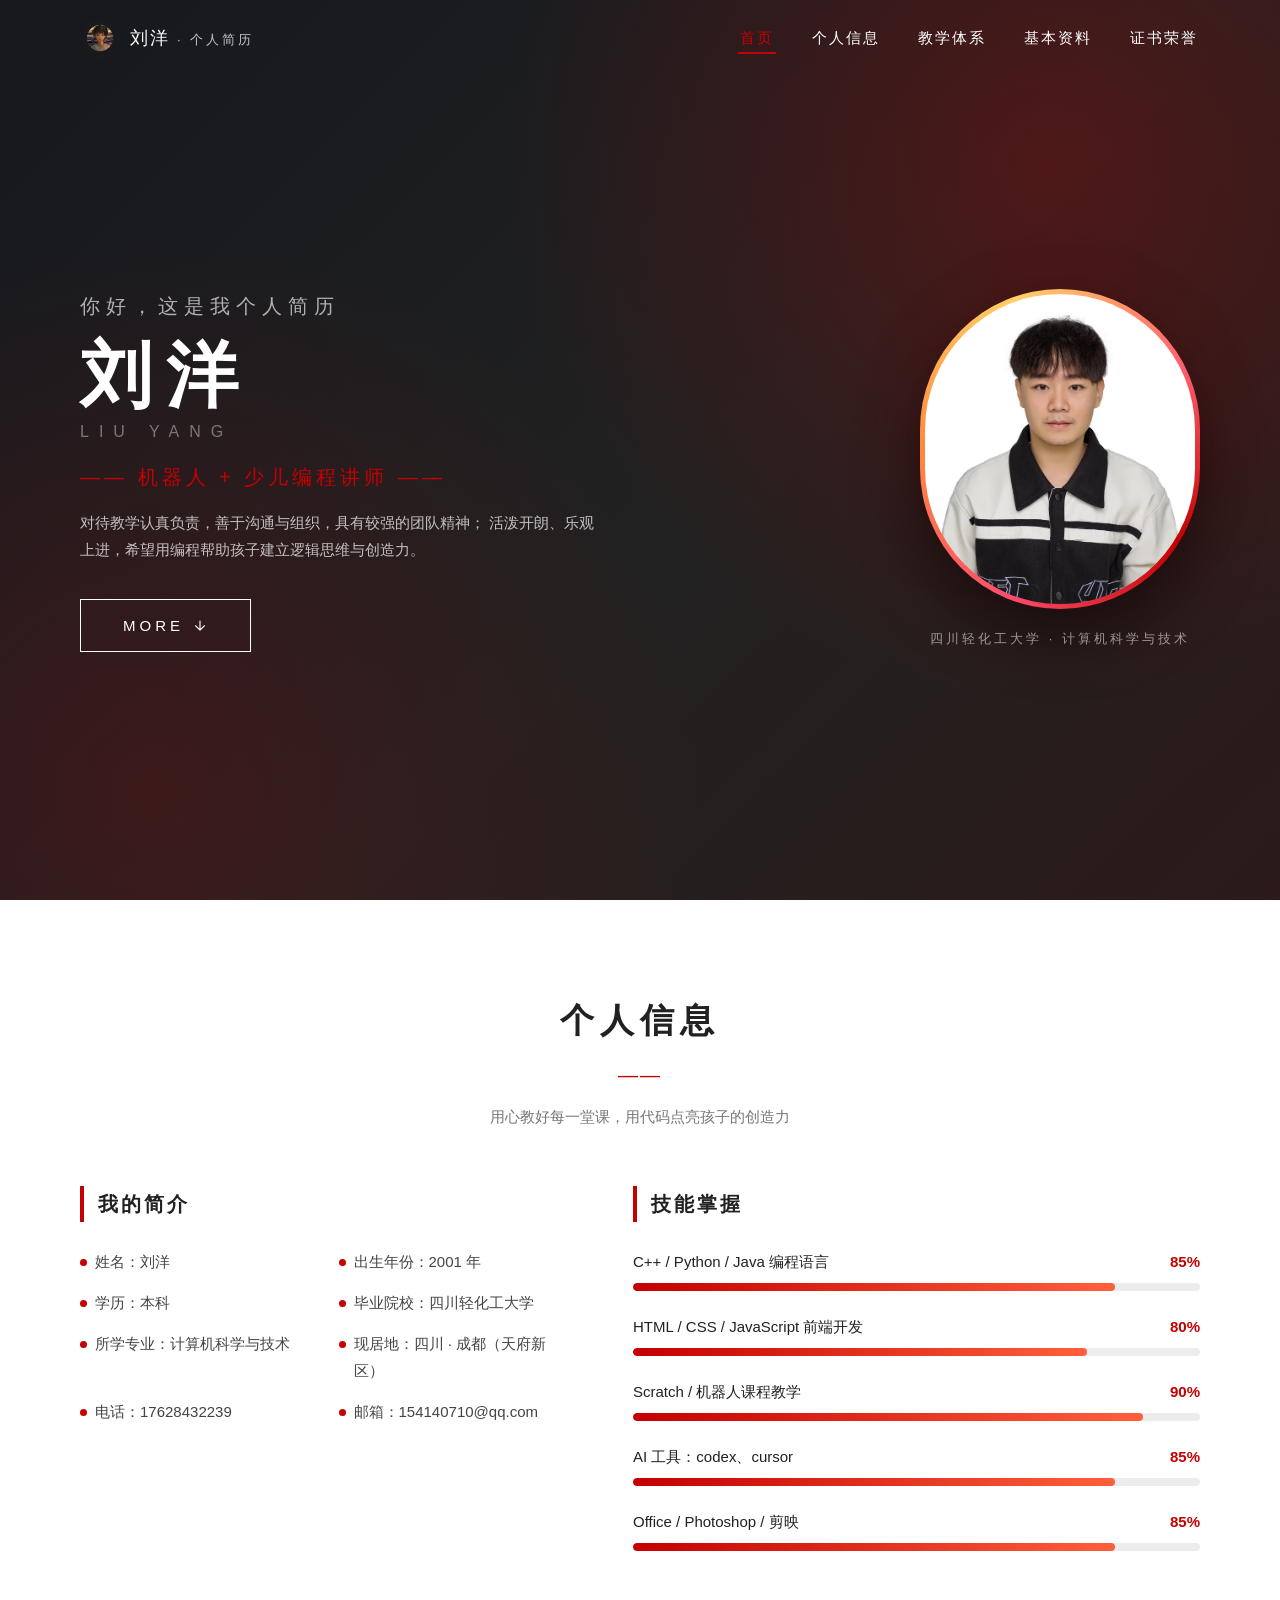
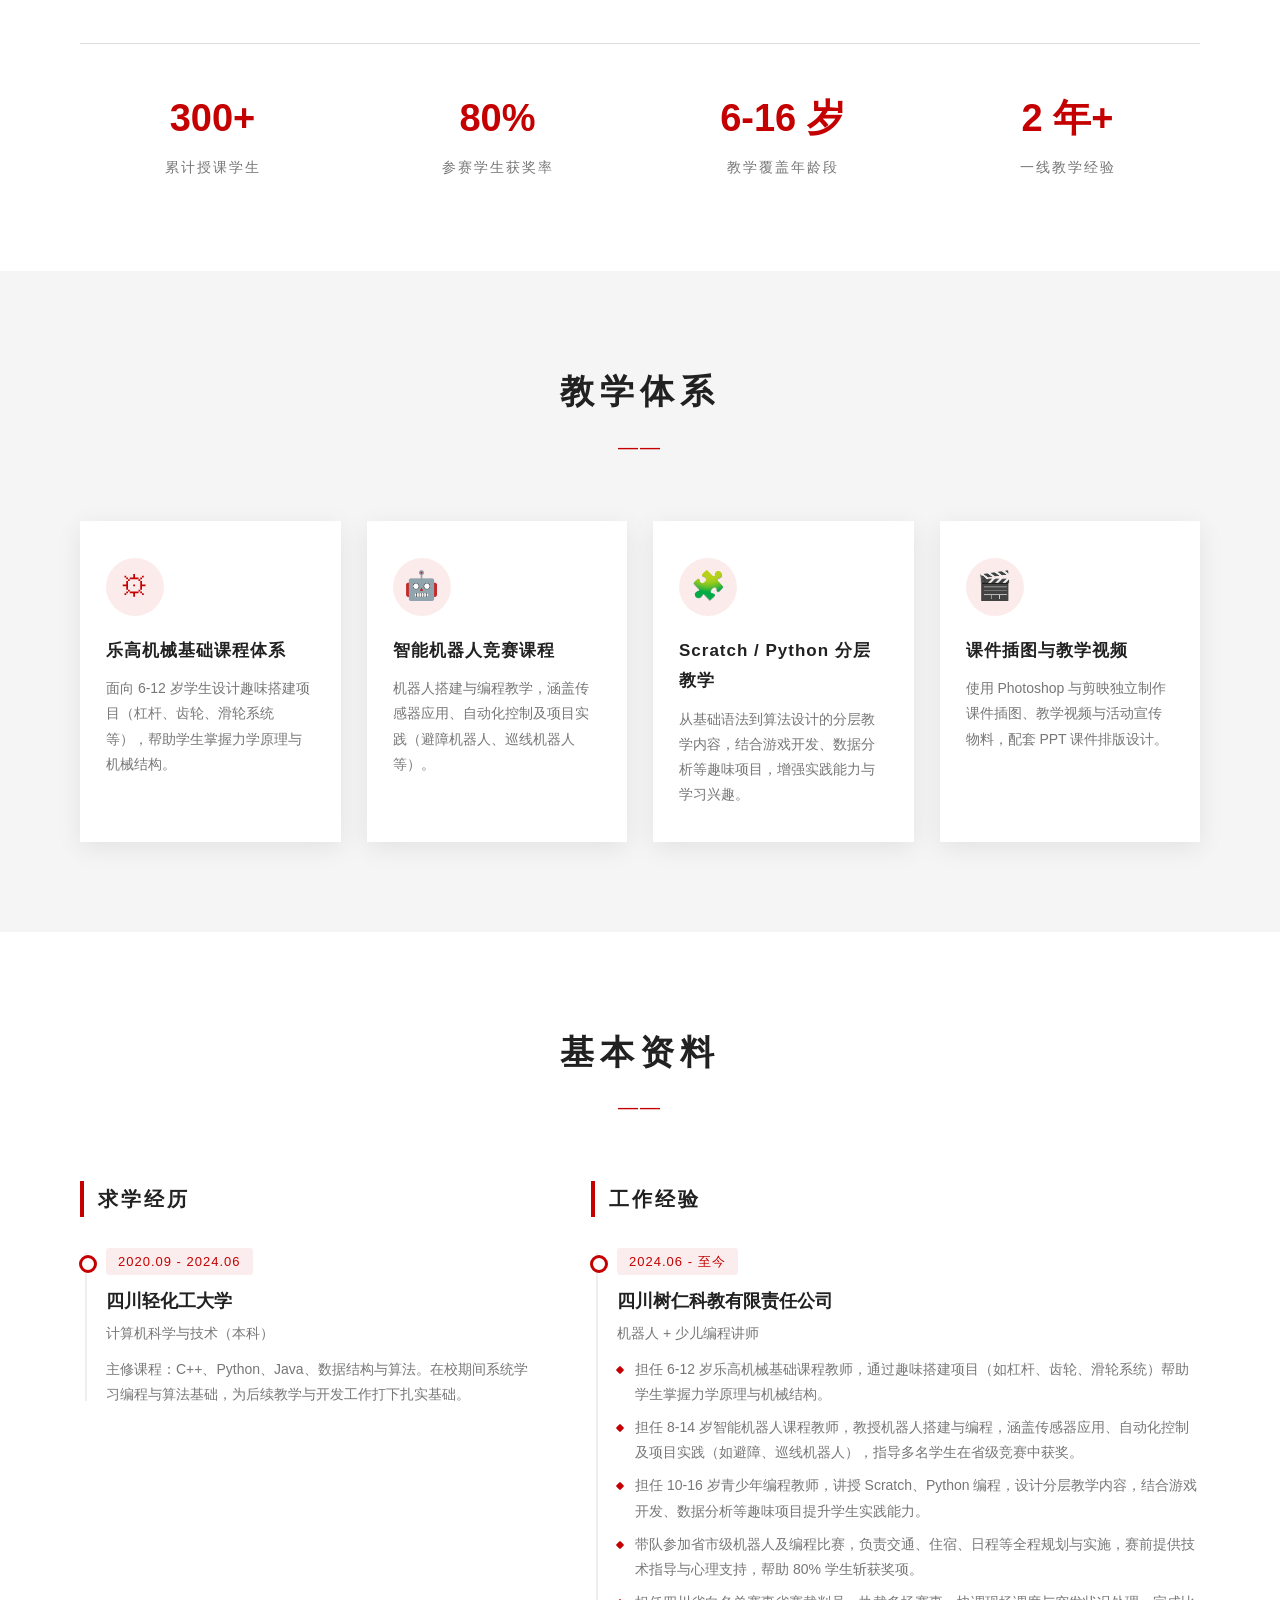
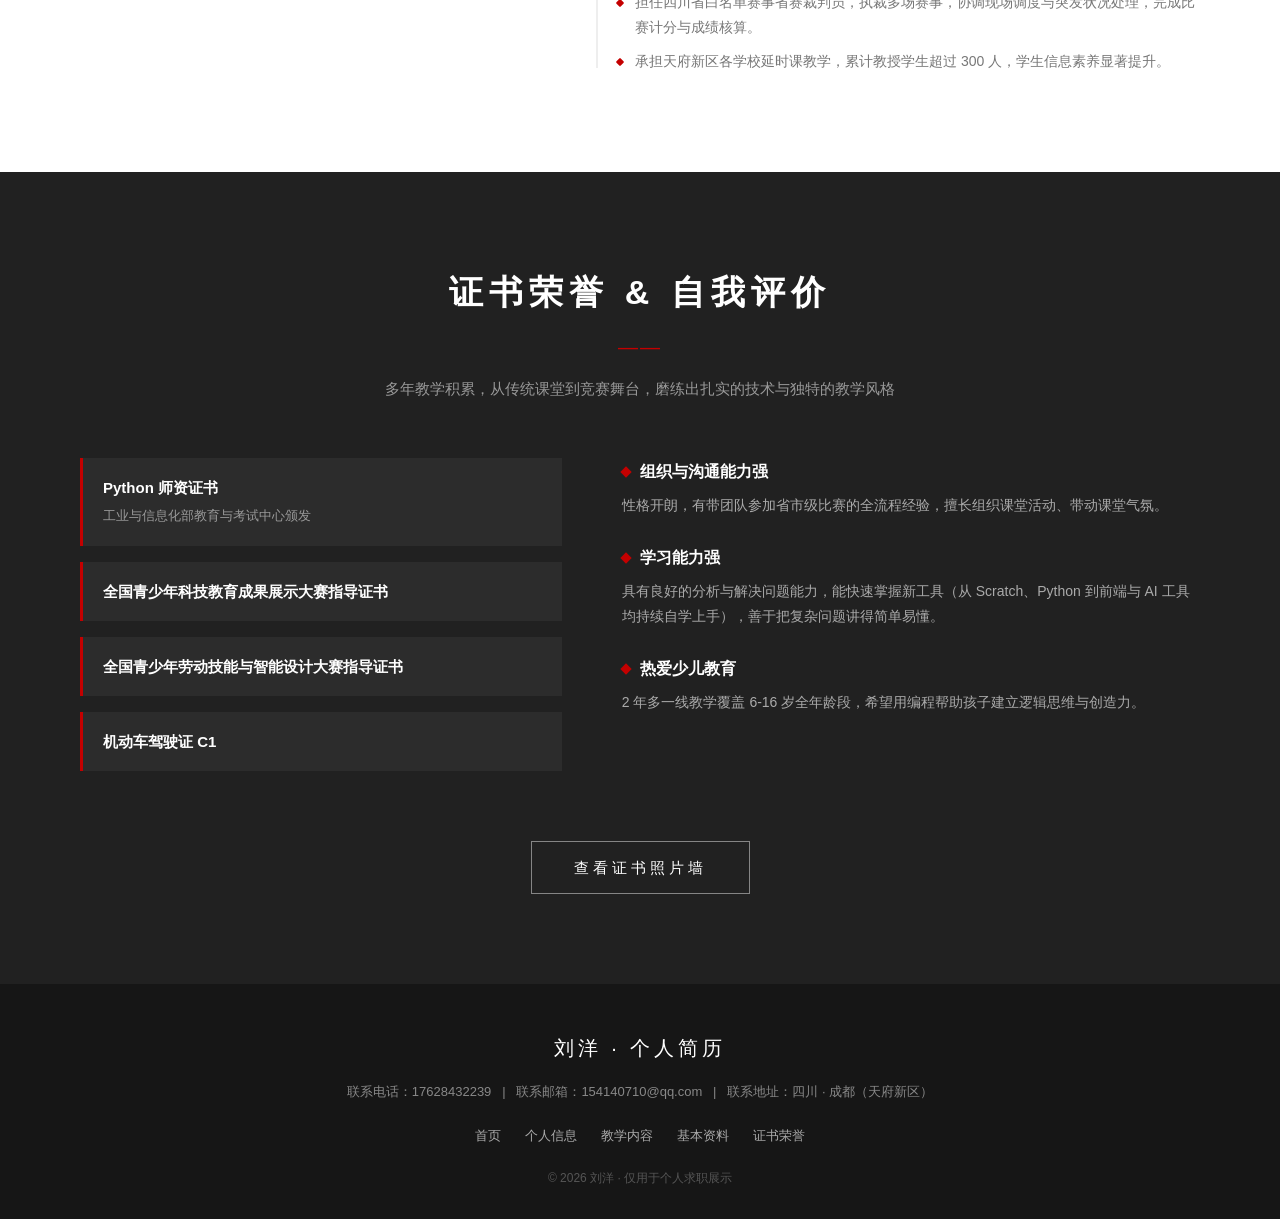
<file: index.html>
<!DOCTYPE html>
<html lang="zh-CN">
<head>
  <meta charset="UTF-8">
  <!-- viewport meta：保证移动端正确缩放 -->
  <meta name="viewport" content="width=device-width, initial-scale=1.0">
  <meta name="description" content="刘洋的个人简历 —— 机器人与少儿编程讲师，四川轻化工大学计算机科学与技术专业本科。">
  <title>刘洋 · 个人简历</title>
  <link rel="stylesheet" href="css/style.css">
</head>
<body>

  <!-- ================= 顶部导航 ================= -->
  <header class="site-header" id="siteHeader">
    <div class="container header-inner">
      <a class="logo" href="#home">
        <!-- 站标：img/icon.gif（唱片图），尺寸与原「刘」字图标一致（40×40），持续旋转 -->
        <span class="logo-mark">
          <img src="img/icon.gif" alt="站点图标" width="40" height="40">
        </span>
        <span class="logo-text">刘洋 <em>· 个人简历</em></span>
      </a>

      <nav class="main-nav" id="mainNav" aria-label="主导航">
        <ul>
          <li><a href="#home" class="active">首页</a></li>
          <li><a href="#about">个人信息</a></li>
          <li><a href="#works">教学体系</a></li>
          <li><a href="#resume">基本资料</a></li>
          <!-- 证书荣誉为独立子页面，点击跳转 honor.html -->
          <li><a href="honor.html">证书荣誉</a></li>
        </ul>
      </nav>

      <!-- 移动端汉堡按钮 -->
      <button class="nav-toggle" id="navToggle" aria-label="打开菜单" aria-expanded="false">
        <span></span><span></span><span></span>
      </button>
    </div>
  </header>

  <!-- ================= 全屏 Banner ================= -->
  <section class="hero" id="home">
    <div class="container hero-inner">
      <div class="hero-text reveal">
        <p class="hero-hello">你好，这是我个人简历</p>
        <h1 class="hero-name">刘洋<span class="hero-en">LIU YANG</span></h1>
        <p class="hero-job">—— 机器人 + 少儿编程讲师 ——</p>
        <p class="hero-desc">
          对待教学认真负责，善于沟通与组织，具有较强的团队精神；
          活泼开朗、乐观上进，希望用编程帮助孩子建立逻辑思维与创造力。
        </p>
        <a href="#about" class="btn btn-outline js-more">
          MORE
          <!-- 向下矢量图标（内联 SVG，风格对齐 iconfont 的 arrow-down 线性图标） -->
          <svg class="arrow" viewBox="0 0 24 24" width="16" height="16" aria-hidden="true" focusable="false">
            <path d="M12 4.5v13.2M5.4 11.6 12 18.2l6.6-6.6"
                  fill="none" stroke="currentColor" stroke-width="1.7"
                  stroke-linecap="round" stroke-linejoin="round"/>
          </svg>
        </a>
      </div>

      <div class="hero-avatar reveal delay-1">
        <div class="avatar-ring">
          <!-- 头像：优先加载 WebP / JPEG 压缩版，PNG 为兜底（img src 按 me.png 提供） -->
          <picture>
            <source srcset="img/me.webp" type="image/webp">
            <source srcset="img/me.jpg" type="image/jpeg">
            <img src="img/me.png" alt="刘洋的个人照片" width="640" height="800">
          </picture>
        </div>
        <p class="avatar-caption">四川轻化工大学 · 计算机科学与技术</p>
      </div>
    </div>


  </section>

  <!-- ================= 个人信息 ================= -->
  <section class="section" id="about">
    <div class="container">
      <header class="section-head reveal">
        <h2>个人信息</h2>
        <p class="section-dash">&mdash;&mdash;</p>
        <p class="section-sub">用心教好每一堂课，用代码点亮孩子的创造力</p>
      </header>

      <div class="about-grid">
        <!-- 左：基本信息 -->
        <div class="about-info reveal">
          <h3 class="info-title">我的简介</h3>
          <ul class="info-list">
            <li><i class="dot"></i>姓名：刘洋</li>
            <li><i class="dot"></i>出生年份：2001 年</li>
            <li><i class="dot"></i>学历：本科</li>
            <li><i class="dot"></i>毕业院校：四川轻化工大学</li>
            <li><i class="dot"></i>所学专业：计算机科学与技术</li>
            <li><i class="dot"></i>现居地：四川 · 成都（天府新区）</li>
            <li><i class="dot"></i>电话：17628432239</li>
            <li><i class="dot"></i>邮箱：154140710@qq.com</li>
          </ul>
        </div>

        <!-- 右：技能条 -->
        <div class="about-skill reveal delay-1">
          <h3 class="info-title">技能掌握</h3>
          <div class="skill">
            <p class="skill-name">C++ / Python / Java 编程语言<span class="skill-pct">85%</span></p>
            <div class="skill-bar"><i data-width="85"></i></div>
          </div>
          <div class="skill">
            <p class="skill-name">HTML / CSS / JavaScript 前端开发<span class="skill-pct">80%</span></p>
            <div class="skill-bar"><i data-width="80"></i></div>
          </div>
          <div class="skill">
            <p class="skill-name">Scratch / 机器人课程教学<span class="skill-pct">90%</span></p>
            <div class="skill-bar"><i data-width="90"></i></div>
          </div>
          <div class="skill">
            <p class="skill-name">AI 工具：codex、cursor<span class="skill-pct">85%</span></p>
            <div class="skill-bar"><i data-width="85"></i></div>
          </div>
          <div class="skill">
            <p class="skill-name">Office / Photoshop / 剪映<span class="skill-pct">85%</span></p>
            <div class="skill-bar"><i data-width="85"></i></div>
          </div>
        </div>
      </div>

      <!-- 数据统计 -->
      <ul class="stats reveal">
        <li><strong>300+</strong><span>累计授课学生</span></li>
        <li><strong>80%</strong><span>参赛学生获奖率</span></li>
        <li><strong>6-16 岁</strong><span>教学覆盖年龄段</span></li>
        <li><strong>2 年+</strong><span>一线教学经验</span></li>
      </ul>
    </div>
  </section>

  <!-- ================= 教学内容 ================= -->
  <section class="section section-gray" id="works">
    <div class="container">
      <header class="section-head reveal">
        <h2>教学体系</h2>
        <p class="section-dash">&mdash;&mdash;</p>      </header>

      <div class="works-grid">
        <article class="work-card reveal">
          <div class="work-icon" aria-hidden="true">⚙</div>
          <h3>乐高机械基础课程体系</h3>
          <p>面向 6-12 岁学生设计趣味搭建项目（杠杆、齿轮、滑轮系统等），帮助学生掌握力学原理与机械结构。</p>
        </article>

        <article class="work-card reveal delay-1">
          <div class="work-icon" aria-hidden="true">🤖</div>
          <h3>智能机器人竞赛课程</h3>
          <p>机器人搭建与编程教学，涵盖传感器应用、自动化控制及项目实践（避障机器人、巡线机器人等）。</p>
        </article>

        <article class="work-card reveal delay-2">
          <div class="work-icon" aria-hidden="true">🧩</div>
          <h3>Scratch / Python 分层教学</h3>
          <p>从基础语法到算法设计的分层教学内容，结合游戏开发、数据分析等趣味项目，增强实践能力与学习兴趣。</p>
        </article>

        <article class="work-card reveal delay-3">
          <div class="work-icon" aria-hidden="true">🎬</div>
          <h3>课件插图与教学视频</h3>
          <p>使用 Photoshop 与剪映独立制作课件插图、教学视频与活动宣传物料，配套 PPT 课件排版设计。</p>
        </article>
      </div>
    </div>
  </section>

  <!-- ================= 基本资料：求学 / 工作 ================= -->
  <section class="section" id="resume">
    <div class="container">
      <header class="section-head reveal">
        <h2>基本资料</h2>
        <p class="section-dash">&mdash;&mdash;</p>      </header>

      <div class="timeline-grid">
        <!-- 求学经历 -->
        <div class="timeline-col reveal">
          <h3 class="timeline-title">求学经历</h3>
          <ol class="timeline">
            <li class="timeline-item">
              <time>2020.09 - 2024.06</time>
              <h4>四川轻化工大学</h4>
              <p class="timeline-role">计算机科学与技术（本科）</p>
              <p>主修课程：C++、Python、Java、数据结构与算法。在校期间系统学习编程与算法基础，为后续教学与开发工作打下扎实基础。</p>
            </li>
          </ol>
        </div>

        <!-- 工作经验 -->
        <div class="timeline-col reveal delay-1">
          <h3 class="timeline-title">工作经验</h3>
          <ol class="timeline">
            <li class="timeline-item">
              <time>2024.06 - 至今</time>
              <h4>四川树仁科教有限责任公司</h4>
              <p class="timeline-role">机器人 + 少儿编程讲师</p>
              <ul class="timeline-detail">
                <li>担任 6-12 岁乐高机械基础课程教师，通过趣味搭建项目（如杠杆、齿轮、滑轮系统）帮助学生掌握力学原理与机械结构。</li>
                <li>担任 8-14 岁智能机器人课程教师，教授机器人搭建与编程，涵盖传感器应用、自动化控制及项目实践（如避障、巡线机器人），指导多名学生在省级竞赛中获奖。</li>
                <li>担任 10-16 岁青少年编程教师，讲授 Scratch、Python 编程，设计分层教学内容，结合游戏开发、数据分析等趣味项目提升学生实践能力。</li>
                <li>带队参加省市级机器人及编程比赛，负责交通、住宿、日程等全程规划与实施，赛前提供技术指导与心理支持，帮助 80% 学生斩获奖项。</li>
                <li>担任四川省白名单赛事省赛裁判员，执裁多场赛事，协调现场调度与突发状况处理，完成比赛计分与成绩核算。</li>
                <li>承担天府新区各学校延时课教学，累计教授学生超过 300 人，学生信息素养显著提升。</li>
              </ul>
            </li>
          </ol>
        </div>
      </div>
    </div>
  </section>

  <!-- ================= 证书荣誉 & 自我评价 ================= -->
  <section class="section section-dark" id="honor">
    <div class="container">
      <header class="section-head reveal">
        <h2>证书荣誉 &amp; 自我评价</h2>
        <p class="section-dash">&mdash;&mdash;</p>
        <p class="section-sub">多年教学积累，从传统课堂到竞赛舞台，磨练出扎实的技术与独特的教学风格</p>
      </header>

      <div class="honor-grid">
        <ul class="cert-list reveal">
          <li><strong>Python 师资证书</strong><span>工业与信息化部教育与考试中心颁发</span></li>
          <li><strong>全国青少年科技教育成果展示大赛指导证书</strong></li>
          <li><strong>全国青少年劳动技能与智能设计大赛指导证书</strong></li>
          <li><strong>机动车驾驶证 C1</strong></li>
        </ul>

        <ul class="eval-list reveal delay-1">
          <li>
            <h4>组织与沟通能力强</h4>
            <p>性格开朗，有带团队参加省市级比赛的全流程经验，擅长组织课堂活动、带动课堂气氛。</p>
          </li>
          <li>
            <h4>学习能力强</h4>
            <p>具有良好的分析与解决问题能力，能快速掌握新工具（从 Scratch、Python 到前端与 AI 工具均持续自学上手），善于把复杂问题讲得简单易懂。</p>
          </li>
          <li>
            <h4>热爱少儿教育</h4>
            <p>2 年多一线教学覆盖 6-16 岁全年龄段，希望用编程帮助孩子建立逻辑思维与创造力。</p>
          </li>
        </ul>
      </div>

      <!-- 跳转到证书照片墙子页面 -->
      <p class="honor-more reveal">
        <a href="honor.html" class="btn btn-outline">查看证书照片墙</a>
      </p>
    </div>
  </section>

  <!-- ================= 页脚 ================= -->
  <footer class="site-footer">
    <div class="container footer-inner">
      <p class="footer-logo">刘洋 · 个人简历</p>
      <p class="footer-contact">
        联系电话：17628432239 &nbsp;&nbsp;|&nbsp;&nbsp;
        联系邮箱：154140710@qq.com &nbsp;&nbsp;|&nbsp;&nbsp;
        联系地址：四川 · 成都（天府新区）
      </p>
      <nav class="footer-nav" aria-label="页脚导航">
        <a href="#home">首页</a><a href="#about">个人信息</a><a href="#works">教学内容</a><a href="#resume">基本资料</a><a href="honor.html">证书荣誉</a>
      </nav>
      <p class="footer-copy">&copy; 2026 刘洋 · 仅用于个人求职展示</p>
    </div>
  </footer>

  <!-- 返回顶部 -->
  <button class="back-top" id="backTop" aria-label="返回顶部">&#8679;</button>

  <script src="js/main.js"></script>
</body>
</html>
</file>
<file: css/style.css>
/* ============================================================
   刘洋 · 个人简历  ——  单页站点样式
   参考版式：全屏 Banner + 信息/技能条 + 作品卡片 + 时间轴 + 表单
   主色：#c40000（红） / 深色：#212121 / 浅灰背景：#f5f5f5
   ============================================================ */

/* ---------- 变量与重置 ---------- */
:root {
  --c-primary: #c40000;       /* 主题红，与参考站一致 */
  --c-primary-dark: #9d0000;
  --c-dark: #212121;
  --c-text: #444;
  --c-text-light: #777;
  --c-bg: #ffffff;
  --c-bg-gray: #f5f5f5;
  --c-border: #ddd;
  --font: "Microsoft YaHei", "PingFang SC", "Hiragino Sans GB", "Noto Sans SC", sans-serif;
  --shadow: 0 6px 24px rgba(0, 0, 0, 0.08);
}

* { margin: 0; padding: 0; box-sizing: border-box; }

html { scroll-behavior: smooth; }

body {
  font-family: var(--font);
  color: var(--c-text);
  background: var(--c-bg);
  line-height: 1.8;
  -webkit-font-smoothing: antialiased;
}

img { max-width: 100%; display: block; }
a { text-decoration: none; color: inherit; }
ul, ol { list-style: none; }
em { font-style: normal; }

.container {
  width: min(1120px, 92%);
  margin: 0 auto;
}

/* ---------- 通用小组件 ---------- */
.btn {
  display: inline-block;
  padding: 12px 42px;
  font-size: 15px;
  letter-spacing: 4px;
  border: 1px solid var(--c-primary);
  cursor: pointer;
  transition: all 0.3s ease;
  background: transparent;
  font-family: inherit;
}
.btn-outline { color: var(--c-primary); }
.btn-outline:hover { background: var(--c-primary); color: #fff; }
.btn-solid { background: var(--c-primary); color: #fff; }
.btn-solid:hover { background: var(--c-primary-dark); }

/* 按钮内的向下矢量图标：内联 SVG，颜色继承 currentColor，缩放不失真 */
.btn .arrow {
  display: inline-block;
  width: 16px;
  height: 16px;
  vertical-align: -3px;
  transition: transform 0.3s ease;
}
.btn:hover .arrow { transform: translateY(4px); }

/* 小节标题：大标题 + 红色破折号 + 副标题（仿参考站） */
.section { padding: 90px 0; }
.section-gray { background: var(--c-bg-gray); }
.section-dark { background: var(--c-dark); color: #ccc; }

.section-head { text-align: center; margin-bottom: 56px; }
.section-head h2 {
  font-size: 34px;
  color: var(--c-dark);
  letter-spacing: 6px;
  font-weight: 600;
}
.section-dark .section-head h2 { color: #fff; }
.section-dash {
  color: var(--c-primary);
  font-size: 20px;
  margin: 6px 0 10px;
  letter-spacing: 2px;
}
.section-sub { color: var(--c-text-light); font-size: 15px; }
.section-dark .section-sub { color: #999; }

/* ---------- 顶部导航 ---------- */
.site-header {
  position: fixed;
  inset: 0 0 auto 0;
  z-index: 100;
  padding: 18px 0;
  transition: background 0.3s ease, box-shadow 0.3s ease, padding 0.3s ease;
}
.header-inner {
  display: flex;
  align-items: center;
  justify-content: space-between;
}
.logo { display: flex; align-items: center; gap: 10px; color: #fff; }
.logo-mark {
  width: 40px;
  height: 40px;
  display: block;
  border-radius: 50%;                 /* 唱片图为圆形，裁成正圆更干净 */
  overflow: hidden;
}
.logo-mark img {
  display: block;
  width: 100%;
  height: 100%;
  object-fit: cover;
  animation: logo-spin 6s linear infinite;   /* 持续匀速旋转 */
}
@keyframes logo-spin {
  from { transform: rotate(0deg); }
  to   { transform: rotate(360deg); }
}
.logo-text { font-size: 18px; letter-spacing: 2px; }
.logo-text em { font-size: 13px; color: rgba(255, 255, 255, 0.75); letter-spacing: 3px; }

.main-nav ul { display: flex; gap: 34px; }
.main-nav a {
  color: #fff;
  font-size: 15px;
  letter-spacing: 2px;
  padding: 6px 2px;
  position: relative;
  transition: color 0.3s;
}
/* 当前项下划线（伪元素实现，保留焦点可见性） */
.main-nav a::after {
  content: "";
  position: absolute;
  left: 50%;
  bottom: -2px;
  width: 0;
  height: 2px;
  background: var(--c-primary);
  transition: width 0.3s ease, left 0.3s ease;
}
.main-nav a:hover,
.main-nav a.active { color: var(--c-primary); }
.main-nav a:hover::after,
.main-nav a.active::after { width: 100%; left: 0; }

/* 滚动后：导航变白底 */
.site-header.scrolled {
  background: rgba(255, 255, 255, 0.96);
  box-shadow: 0 2px 12px rgba(0, 0, 0, 0.08);
  padding: 10px 0;
}
.site-header.scrolled .logo,
.site-header.scrolled .main-nav a { color: var(--c-dark); }
.site-header.scrolled .logo-text em { color: var(--c-text-light); }

/* 汉堡按钮（移动端显示） */
.nav-toggle {
  display: none;
  width: 40px;
  height: 40px;
  background: none;
  border: 0;
  cursor: pointer;
  flex-direction: column;
  justify-content: center;
  gap: 6px;
  align-items: center;
}
.nav-toggle span {
  width: 24px;
  height: 2px;
  background: #fff;
  transition: transform 0.3s, opacity 0.3s, background 0.3s;
}
.site-header.scrolled .nav-toggle span { background: var(--c-dark); }

/* ---------- 全屏 Banner ---------- */
.hero {
  position: relative;
  min-height: 100dvh;               /* 移动端视口高度用 dvh，避免地址栏遮挡 */
  display: flex;
  align-items: center;
  justify-content: center;
  background:
    radial-gradient(circle at 82% 18%, rgba(196, 0, 0, 0.28), transparent 42%),
    radial-gradient(circle at 12% 88%, rgba(196, 0, 0, 0.18), transparent 40%),
    linear-gradient(135deg, #16181d 0%, #212121 55%, #2c1a1a 100%);
  color: #fff;
  overflow: hidden;
}
.hero-inner {
  display: flex;
  align-items: center;
  justify-content: space-between;
  gap: 48px;
  padding: 120px 0 80px;
}
.hero-hello {
  font-size: 20px;
  letter-spacing: 6px;
  color: rgba(255, 255, 255, 0.65);
  margin-bottom: 10px;
}
.hero-name {
  font-size: clamp(44px, 7vw, 72px);
  letter-spacing: 14px;
  font-weight: 700;
  line-height: 1.15;
}
.hero-en {
  display: block;
  font-size: 16px;
  letter-spacing: 10px;
  color: rgba(255, 255, 255, 0.4);
  margin-top: 6px;
  font-weight: 400;
}
.hero-job {
  margin: 18px 0 14px;
  color: var(--c-primary);
  font-size: 20px;
  letter-spacing: 4px;
}
.hero-desc {
  max-width: 520px;
  color: rgba(255, 255, 255, 0.72);
  font-size: 15px;
  margin-bottom: 36px;
}
.hero .btn-outline { color: #fff; border-color: #fff; }
.hero .btn-outline:hover { background: var(--c-primary); border-color: var(--c-primary); }

/* 头像：去掉白色描边边框，改用柔和投影 + 背后红色柔光 */
.hero-avatar { text-align: center; flex-shrink: 0; position: relative; }

/* 照片背后的红色柔光（替代原来的红色弧线描边，无硬边线条） */
.hero-avatar::before {
  content: "";
  position: absolute;
  left: 50%;
  top: 42%;
  width: 330px;
  height: 350px;
  transform: translate(-50%, -50%);
  background: radial-gradient(ellipse at center, rgba(196, 0, 0, 0.5), rgba(196, 0, 0, 0) 68%);
  filter: blur(28px);
  z-index: 0;
  pointer-events: none;
}

.avatar-ring {
  position: relative;
  z-index: 1;
  width: 280px;
  height: 320px;
  margin: 0 auto;
  /* 彩色渐变描边：透明边框 + 渐变背景（border-box），内圈由图片覆盖 */
  border: 5px solid transparent;
  border-radius: 50% / 44%;
  background: conic-gradient(from 200deg,
              #ff4d6d, #ff8a3d, #ffd166, #ff5f6d, #c40000, #ff4d6d) border-box;
  background-clip: border-box;
  overflow: hidden;                                    /* 用容器裁切代替图片自身圆角，边缘更干净 */
  box-shadow: 0 24px 60px rgba(0, 0, 0, 0.55);          /* 柔和投影，让照片浮起来 */
  animation: float 5s ease-in-out infinite;
}
.avatar-ring img {
  width: 100%;
  height: 100%;
  object-fit: cover;
  border-radius: inherit;                              /* 内圈同样椭圆，与描边同心 */
  transition: transform 0.6s ease;
}
.avatar-ring:hover img { transform: scale(1.05); }       /* 悬停轻微推近，增加质感 */

.avatar-caption {
  position: relative;
  z-index: 1;
  margin-top: 18px;
  font-size: 13px;
  letter-spacing: 3px;
  color: rgba(255, 255, 255, 0.55);
}
@keyframes float {
  0%, 100% { transform: translateY(0); }
  50% { transform: translateY(-12px); }
}

/* 底部滚动提示 */
.scroll-hint {
  position: absolute;
  left: 50%;
  bottom: 26px;
  transform: translateX(-50%);
  width: 46px;                       /* 外框加宽，给箭头留出呼吸空间 */
  height: 62px;
  border: 2px solid rgba(255, 255, 255, 0.5);
  border-radius: 23px;
  transition: border-color 0.3s ease;
}
.scroll-hint:hover { border-color: var(--c-primary); }
/* 内侧向下箭头：矢量图标，颜色取主题红，沿用原来的下滑淡出动画 */
.scroll-hint .scroll-arrow {
  position: absolute;
  left: 50%;
  top: 12px;
  width: 20px;
  height: 20px;
  margin-left: -10px;
  color: var(--c-primary);
  animation: hint 1.6s ease-in-out infinite;
}
@keyframes hint {
  0% { transform: translateY(0); opacity: 1; }
  70% { transform: translateY(16px); opacity: 0; }
  100% { transform: translateY(0); opacity: 0; }
}

/* ---------- 个人信息 ---------- */
.about-grid {
  display: grid;
  grid-template-columns: 1fr 1.15fr;
  gap: 60px;
  align-items: start;
}
.info-title {
  font-size: 20px;
  color: var(--c-dark);
  letter-spacing: 3px;
  padding-left: 14px;
  border-left: 4px solid var(--c-primary);
  margin-bottom: 26px;
}
.info-list {
  display: grid;
  grid-template-columns: 1fr 1fr;
  gap: 14px 24px;
}
.info-list li {
  font-size: 15px;
  display: flex;
  align-items: baseline;
  gap: 8px;
}
.info-list .dot {
  width: 7px;
  height: 7px;
  background: var(--c-primary);
  border-radius: 50%;
  flex-shrink: 0;
  transform: translateY(-1px);
}

/* 技能条 */
.skill { margin-bottom: 22px; }
.skill-name {
  display: flex;
  justify-content: space-between;
  font-size: 15px;
  color: var(--c-dark);
  margin-bottom: 8px;
}
.skill-pct { color: var(--c-primary); font-weight: 600; }
.skill-bar {
  height: 8px;
  background: #ececec;
  border-radius: 4px;
  overflow: hidden;
}
.skill-bar i {
  display: block;
  height: 100%;
  width: 0;                                  /* 初始为 0，进入视口后由 JS 填充 */
  background: linear-gradient(90deg, var(--c-primary), #ff5f3c);
  border-radius: 4px;
  transition: width 1.2s cubic-bezier(0.22, 0.8, 0.36, 1);
}

/* 数据统计 */
.stats {
  margin-top: 70px;
  display: grid;
  grid-template-columns: repeat(4, 1fr);
  text-align: center;
  border-top: 1px solid var(--c-border);
  padding-top: 40px;
  gap: 20px;
}
.stats strong {
  display: block;
  font-size: 38px;
  color: var(--c-primary);
  font-weight: 700;
}
.stats span { color: var(--c-text-light); font-size: 14px; letter-spacing: 2px; }

/* ---------- 教学内容卡片 ---------- */
.works-grid {
  display: grid;
  grid-template-columns: repeat(4, 1fr);
  gap: 26px;
}
.work-card {
  position: relative;
  overflow: hidden;                       /* 配合光泽扫过效果裁切 */
  background: #fff;
  padding: 34px 26px;
  box-shadow: var(--shadow);
  border-top: 3px solid transparent;
  /* 回弹曲线：悬停浮起时带一点弹性，更有"动起来"的感觉 */
  transition: transform 0.45s cubic-bezier(0.34, 1.56, 0.64, 1),
              border-color 0.3s ease,
              box-shadow 0.45s ease;
}
.work-card:hover {
  transform: translateY(-10px);
  border-top-color: var(--c-primary);
  box-shadow: 0 16px 34px rgba(0, 0, 0, 0.13);
}
/* 悬停时一道淡红色光泽从左向右扫过卡片 */
.work-card::after {
  content: "";
  position: absolute;
  top: 0;
  left: -85%;
  width: 55%;
  height: 100%;
  background: linear-gradient(105deg,
    transparent, rgba(196, 0, 0, 0.07), transparent);
  transform: skewX(-20deg);
  transition: left 0.65s ease;
  pointer-events: none;
}
.work-card:hover::after { left: 130%; }

/* 图标动效：弹跳 + 摇摆一下，并反转成红底白图标 */
.work-icon {
  width: 58px;
  height: 58px;
  display: grid;
  place-items: center;
  font-size: 28px;
  color: var(--c-primary);
  background: rgba(196, 0, 0, 0.08);
  border-radius: 50%;
  margin-bottom: 20px;
  transition: background 0.35s ease, color 0.35s ease;
}
.work-card:hover .work-icon {
  background: var(--c-primary);
  color: #fff;
  animation: icon-bounce 0.6s ease;
}
@keyframes icon-bounce {
  0%   { transform: scale(1) rotate(0); }
  35%  { transform: scale(1.16) rotate(-10deg); }
  65%  { transform: scale(0.95) rotate(7deg); }
  100% { transform: scale(1) rotate(0); }
}

.work-card h3 {
  font-size: 17px;
  color: var(--c-dark);
  margin-bottom: 10px;
  letter-spacing: 1px;
  transition: color 0.3s ease;
}
.work-card:hover h3 { color: var(--c-primary); }
.work-card p { font-size: 14px; color: var(--c-text-light); }

/* ---------- 时间轴（求学 / 工作） ---------- */
.timeline-grid {
  display: grid;
  grid-template-columns: 1fr 1.35fr;
  gap: 60px;
  align-items: start;
}
.timeline-title {
  font-size: 20px;
  color: var(--c-dark);
  letter-spacing: 3px;
  margin-bottom: 30px;
  padding-left: 14px;
  border-left: 4px solid var(--c-primary);
}
.timeline { position: relative; padding-left: 26px; }
/* 竖线 */
.timeline::before {
  content: "";
  position: absolute;
  left: 5px;
  top: 6px;
  bottom: 6px;
  width: 2px;
  background: #eee;
}
.timeline-item { position: relative; padding-bottom: 34px; }
.timeline-item:last-child { padding-bottom: 0; }
/* 节点圆点 */
.timeline-item::before {
  content: "";
  position: absolute;
  left: -27px;
  top: 8px;
  width: 12px;
  height: 12px;
  background: #fff;
  border: 3px solid var(--c-primary);
  border-radius: 50%;
}
.timeline-item time {
  display: inline-block;
  font-size: 13px;
  color: var(--c-primary);
  background: rgba(196, 0, 0, 0.07);
  padding: 2px 12px;
  border-radius: 3px;
  margin-bottom: 10px;
  letter-spacing: 1px;
}
.timeline-item h4 { font-size: 18px; color: var(--c-dark); }
.timeline-role { color: var(--c-primary); font-size: 14px; margin: 4px 0 10px; }
.timeline-item p { font-size: 14px; color: var(--c-text-light); }
.timeline-detail { margin-top: 6px; }
.timeline-detail li {
  font-size: 14px;
  color: var(--c-text-light);
  padding-left: 18px;
  position: relative;
  margin-bottom: 8px;
}
.timeline-detail li::before {
  content: "";
  position: absolute;
  left: 0;
  top: 10px;
  width: 6px;
  height: 6px;
  background: var(--c-primary);
  border-radius: 1px;
  transform: rotate(45deg);
}

/* ---------- 证书荣誉 & 自我评价（深色区） ---------- */
.honor-grid {
  display: grid;
  grid-template-columns: 1fr 1.2fr;
  gap: 60px;
  align-items: start;
}
.cert-list li {
  background: rgba(255, 255, 255, 0.05);
  border-left: 3px solid var(--c-primary);
  padding: 16px 20px;
  margin-bottom: 16px;
  transition: background 0.3s;
}
.cert-list li:hover { background: rgba(255, 255, 255, 0.09); }
.cert-list strong {
  display: block;
  color: #fff;
  font-size: 15px;
  font-weight: 600;
}
.cert-list span { font-size: 13px; color: #999; }

.eval-list li { margin-bottom: 26px; }
.eval-list h4 {
  color: #fff;
  font-size: 16px;
  margin-bottom: 6px;
  display: flex;
  align-items: center;
  gap: 10px;
}
.eval-list h4::before {
  content: "";
  width: 8px;
  height: 8px;
  background: var(--c-primary);
  transform: rotate(45deg);
}
.eval-list p { font-size: 14px; color: #aaa; }

/* 深色区里的描边按钮（跳转证书照片墙） */
.section-dark .btn-outline { color: #fff; border-color: rgba(255, 255, 255, 0.45); }
.section-dark .btn-outline:hover { background: var(--c-primary); border-color: var(--c-primary); }
.honor-more { text-align: center; margin-top: 54px; }

/* ---------- 联系我 ---------- */
.contact-grid {
  display: grid;
  grid-template-columns: 1.5fr 1fr;
  gap: 60px;
  align-items: start;
}
.form-row {
  display: grid;
  grid-template-columns: 1fr 1fr;
  gap: 24px;
}
.form-field { margin-bottom: 22px; }
.form-field label {
  display: block;
  font-size: 14px;
  color: var(--c-dark);
  margin-bottom: 8px;
  letter-spacing: 2px;
}
.form-field label em { color: var(--c-primary); margin-left: 2px; }
.form-field input {
  width: 100%;
  padding: 12px 14px;
  border: 1px solid var(--c-border);
  background: var(--c-bg-gray);
  font-size: 14px;
  font-family: inherit;
  outline: none;
  transition: border-color 0.3s, background 0.3s;
}
.form-field input:focus {
  border-color: var(--c-primary);
  background: #fff;
}
/* 错误 / 成功提示 */
.form-error { color: var(--c-primary); font-size: 12px; min-height: 18px; margin-top: 4px; }
.form-field.invalid input { border-color: var(--c-primary); }
.form-success {
  margin-top: 16px;
  color: #1a8f3c;
  font-size: 14px;
}

.contact-list li {
  display: flex;
  align-items: center;
  gap: 18px;
  padding: 18px 0;
  border-bottom: 1px dashed var(--c-border);
  font-size: 15px;
}
.contact-list span {
  color: #fff;
  background: var(--c-primary);
  padding: 2px 12px;
  font-size: 13px;
  border-radius: 3px;
  letter-spacing: 2px;
  flex-shrink: 0;
}
.contact-list strong { color: var(--c-dark); font-weight: 500; word-break: break-all; }

/* ---------- 页脚 ---------- */
.site-footer {
  background: #161616;
  color: #888;
  padding: 46px 0 30px;
  text-align: center;
}
.footer-logo {
  color: #fff;
  font-size: 20px;
  letter-spacing: 4px;
  margin-bottom: 14px;
}
.footer-contact { font-size: 13px; margin-bottom: 18px; }
.footer-nav { margin-bottom: 18px; }
.footer-nav a {
  color: #aaa;
  font-size: 13px;
  margin: 0 12px;
  transition: color 0.3s;
}
.footer-nav a:hover { color: var(--c-primary); }
.footer-copy { font-size: 12px; color: #555; }

/* ---------- 返回顶部 ---------- */
.back-top {
  position: fixed;
  right: 26px;
  bottom: 30px;
  width: 46px;
  height: 46px;
  border: 0;
  border-radius: 50%;
  background: var(--c-primary);
  color: #fff;
  font-size: 20px;
  cursor: pointer;
  opacity: 0;
  visibility: hidden;
  transform: translateY(14px);
  transition: all 0.3s ease;
  z-index: 99;
  box-shadow: 0 6px 16px rgba(196, 0, 0, 0.35);
}
.back-top.show { opacity: 1; visibility: visible; transform: translateY(0); }
.back-top:hover { background: var(--c-primary-dark); }

/* ---------- 入场动画（JS：进入视口加 .visible） ---------- */
.reveal {
  opacity: 0;
  transform: translateY(34px);
  transition: opacity 0.8s ease, transform 0.8s ease;
}
.reveal.visible { opacity: 1; transform: none; }
.delay-1 { transition-delay: 0.15s; }
.delay-2 { transition-delay: 0.3s; }
.delay-3 { transition-delay: 0.45s; }

/* 尊重系统减少动画偏好 */
@media (prefers-reduced-motion: reduce) {
  html { scroll-behavior: auto; }
  .reveal { opacity: 1; transform: none; transition: none; }
  .avatar-ring { animation: none; }
  .logo-mark img { animation: none; }
  .scroll-hint .scroll-arrow { animation: none; }
  .work-card { transition: border-color 0.3s ease, box-shadow 0.3s ease; }
  .work-card:hover { transform: none; }
  .work-card::after { display: none; }
  .work-card:hover .work-icon { animation: none; }
}

/* ============================================================
   响应式
   ============================================================ */
@media (max-width: 960px) {
  .section { padding: 64px 0; }
  .hero-inner { flex-direction: column-reverse; text-align: center; padding: 130px 0 90px; gap: 34px; }
  .hero-desc { margin-left: auto; margin-right: auto; }
  .avatar-ring { width: 220px; height: 252px; }
  .hero-avatar::before { width: 260px; height: 280px; }
  .about-grid, .timeline-grid, .honor-grid, .contact-grid { grid-template-columns: 1fr; gap: 44px; }
  .works-grid { grid-template-columns: repeat(2, 1fr); }
  .stats { grid-template-columns: repeat(2, 1fr); }

  /* 移动端导航：汉堡展开 */
  .nav-toggle { display: flex; }
  .main-nav {
    position: fixed;
    inset: 0;
    background: rgba(22, 22, 22, 0.96);
    display: grid;
    place-items: center;
    opacity: 0;
    visibility: hidden;
    transition: opacity 0.3s ease, visibility 0.3s ease;
  }
  .main-nav.open { opacity: 1; visibility: visible; }
  .main-nav ul { flex-direction: column; text-align: center; gap: 26px; }
  .main-nav a { font-size: 20px; }
  /* 汉堡变叉 */
  .nav-toggle.open span:nth-child(1) { transform: translateY(8px) rotate(45deg); }
  .nav-toggle.open span:nth-child(2) { opacity: 0; }
  .nav-toggle.open span:nth-child(3) { transform: translateY(-8px) rotate(-45deg); }
}

@media (max-width: 560px) {
  .works-grid, .form-row, .info-list { grid-template-columns: 1fr; }
  .hero-name { letter-spacing: 8px; }
  .stats strong { font-size: 30px; }
}
</file>
